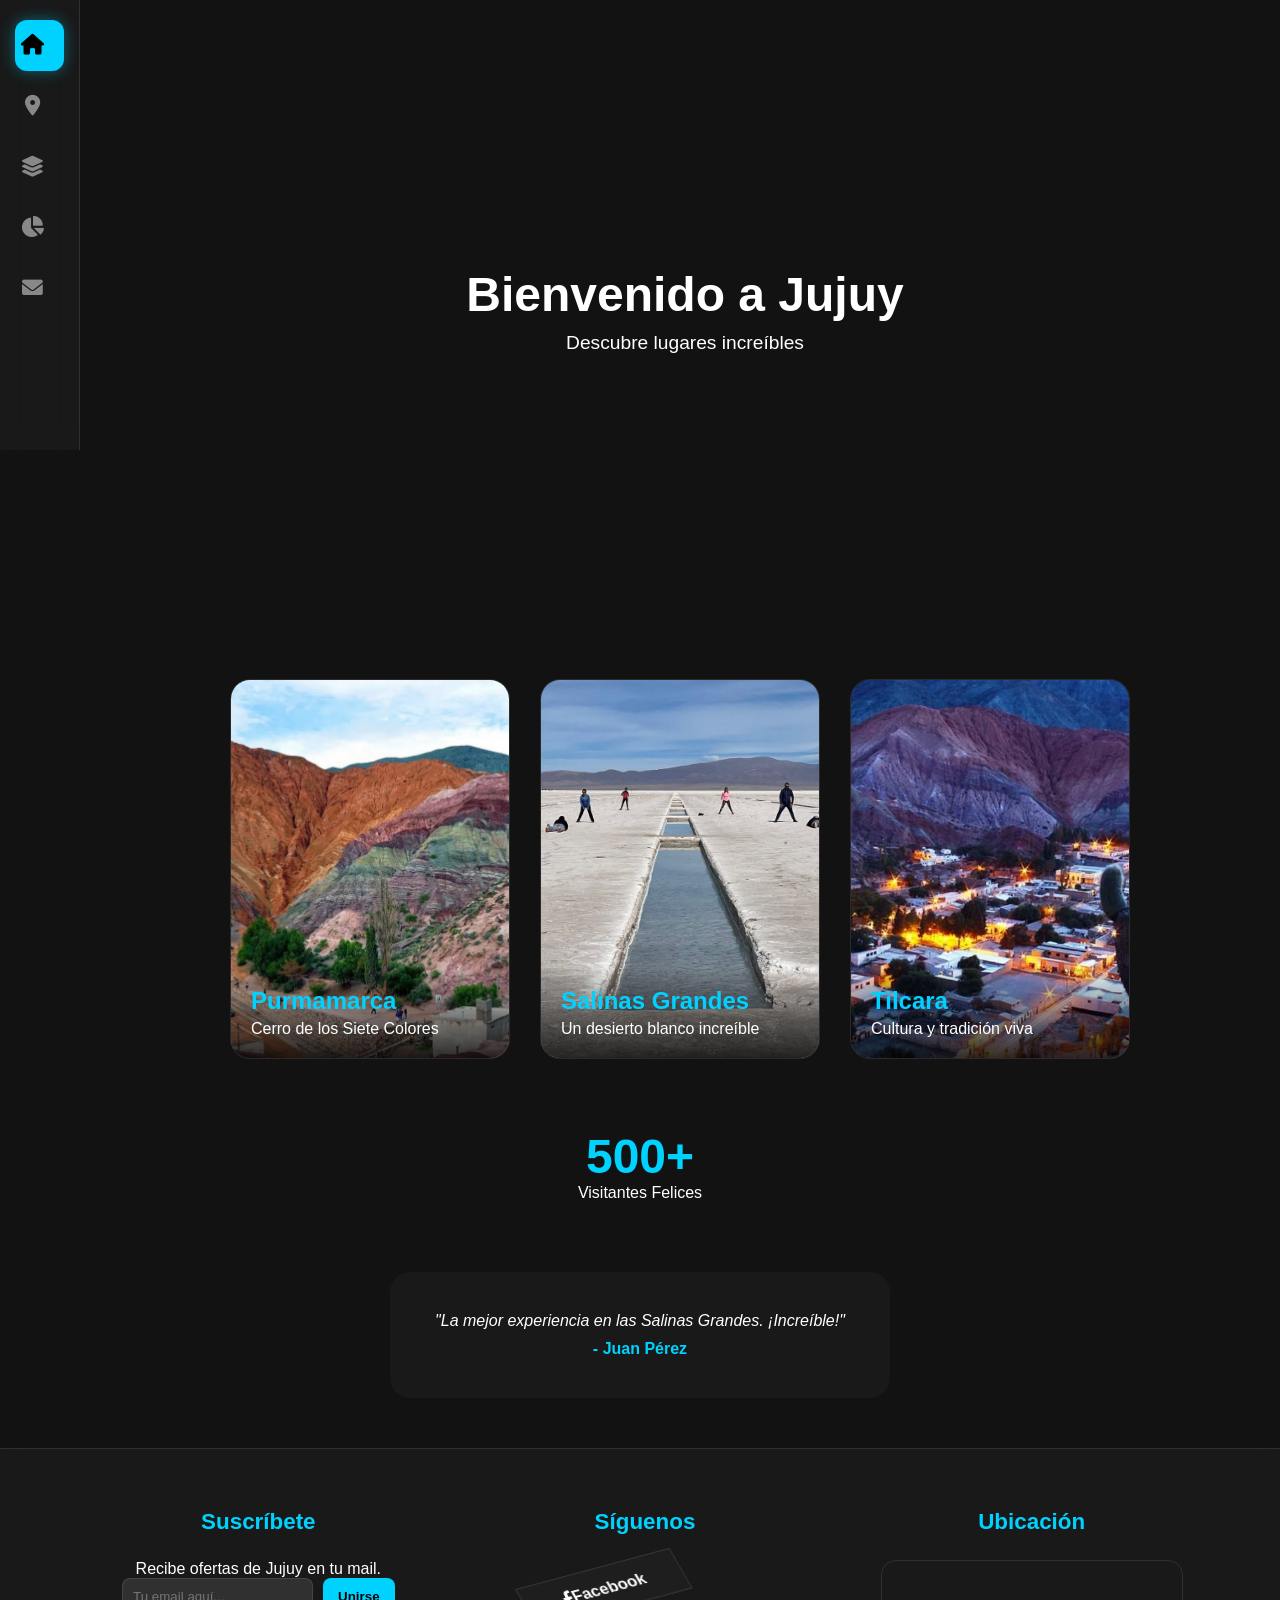
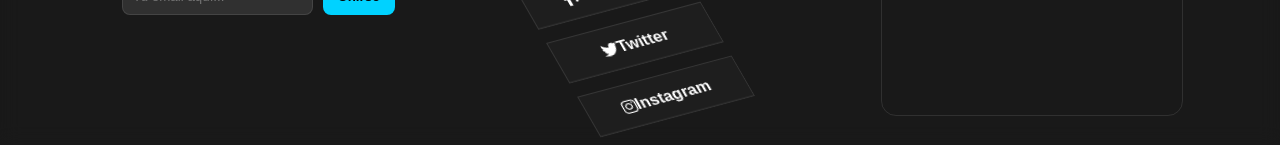
<file: Programacion Web/Index.html>
<!DOCTYPE html>
<html lang="es">
<head>

    <meta charset="UTF-8">
    <meta name="viewport" content="width=device-width, initial-scale=1.0">
    <title>Turismos</title>


    <link href="https://cdnjs.cloudflare.com/ajax/libs/font-awesome/6.0.0/css/all.min.css" rel="stylesheet">

    <link rel="stylesheet" href="Styles/style.css">
</head>
<body>
    
    <nav class="sidebar">
        <ul class="nav-list">
            
        <li class="nav-item">
            <a href="index.html" class="nav-link active">
                <i class="fas fa-home"></i>
                <span>Inicio</span>
            </a>
        </li>

        
        <li class="nav-item">
            <a href="destinos.html" class="nav-link">
                <i class="fas fa-map-marker-alt"></i>
                <span>Destinos</span>
            </a>
        </li>

        <li class="nav-item">
            <a href="agencias.html" class="nav-link">
                <i class="fas fa-layer-group"></i>
                <span>Agencias</span>
            </a>
        </li>

        <li class="nav-item">
            <a href="precios.html" class="nav-link">
                <i class="fas fa-chart-pie"></i>
                <span>Precios</span>
            </a>

        <li class="nav-item">
            <a href="Contacto.html" class="nav-link">
                <i class="fas fa-envelope"></i>
                <span>Contacto</span>
            </a>
        </li>
    </ul>
    </nav>

    <section class="video-box">
        <video autoplay muted loop class="video-fondo">
            <source src="Videos/Paise.mp4" type="video/mp4">
        </video>

        <div class="texto-video">
            <h1>Bienvenido a Jujuy</h1>
            <p>Descubre lugares increíbles</p>
        </div>
    </section>

    <section class="contenedor-destinos">
        
        <div class="card-destino">
            <img src="Imagenes/Purmamarca.jpeg" alt="Purmamarca">
            <div class="info-card">
                <h3>Purmamarca</h3>
                <p>Cerro de los Siete Colores</p>
            </div>
        </div>

        <div class="card-destino">
            <img src="Imagenes/Salinas.jpeg" alt="Salinas Grandes">
            <div class="info-card">
                <h3>Salinas Grandes</h3>
                <p>Un desierto blanco increíble</p>
            </div>
        </div>

        <div class="card-destino">
            <img src="Imagenes/Tilcara.jpeg" alt="Tilcara">
            <div class="info-card">
                <h3>Tilcara</h3>
                <p>Cultura y tradición viva</p>
            </div>
        </div>
    </section>
    <div class="stat-box">
        <span class="pulse-number">500+</span>
        <p>Visitantes Felices</p>
    </div>
    <section class="carrusel-escena">
    <div class="carrusel-cinta">
      
        <div class="testimonio-card">
            <p>"La mejor experiencia en las Salinas Grandes. ¡Increíble!"</p>
            <span>- Juan Pérez</span>
        </div>


        <div class="testimonio-card">
            <p>"Purmamarca me robó el corazón. La web es genial."</p>
            <span>- Ana García</span>
        </div>
       
        <div class="testimonio-card">
            <p>"Excelente atención de las agencias en Tilcara."</p>
            <span>- Carlos Ruiz</span>
        </div>
    </section>
    <footer class="footer-site">
    <div class="footer-container">
        
        
        <div class="footer-section">
            <h3>Suscríbete</h3>
            <p>Recibe ofertas de Jujuy en tu mail.</p>
            <form class="newsletter-form">
                <input type="email" placeholder="Tu email aquí..." required>
                <button type="submit">Unirse</button>
            </form>
        </div>

        <div class="footer-section">
            <h3>Síguenos</h3>
            <ul class="social-3d">
                <li class="facebook">
                    <span></span><span></span><span></span><span></span>
                    <span><i class="fab fa-facebook-f"></i> Facebook</span>
                </li>
                <li class="twitter">
                    <span></span><span></span><span></span><span></span>
                    <span><i class="fab fa-twitter"></i> Twitter</span>
                </li>
                <li class="instagram">
                    <span></span><span></span><span></span><span></span>
                    <span><i class="fab fa-instagram"></i> Instagram</span>
                </li>
            </ul>
        </div>

        <div class="footer-section">
            <h3>Ubicación</h3>
            <div class="map-container">
                <iframe src="https://www.google.com/maps/embed?pb=!1m18!1m12!1m3!1d643.3934427432424!2d-65.29963730064419!3d-24.186355525050494!2m3!1f0!2f0!3f0!3m2!1i1024!2i768!4f13.1!3m3!1m2!1s0x941b0f4313922973%3A0x552c0eaeb6432a0!2sPlaza%20Belgrano!5e0!3m2!1ses-419!2sar!4v1776184793505!5m2!1ses-419!2sar" width="100%" height="150" style="border:0;" allowfullscreen="" loading="lazy"></iframe>
            </div>
        </div>
        
    </div>
    
    <script src="Js/Animacion-Index.js"></script>
</footer>
</body>
</html>
</file>
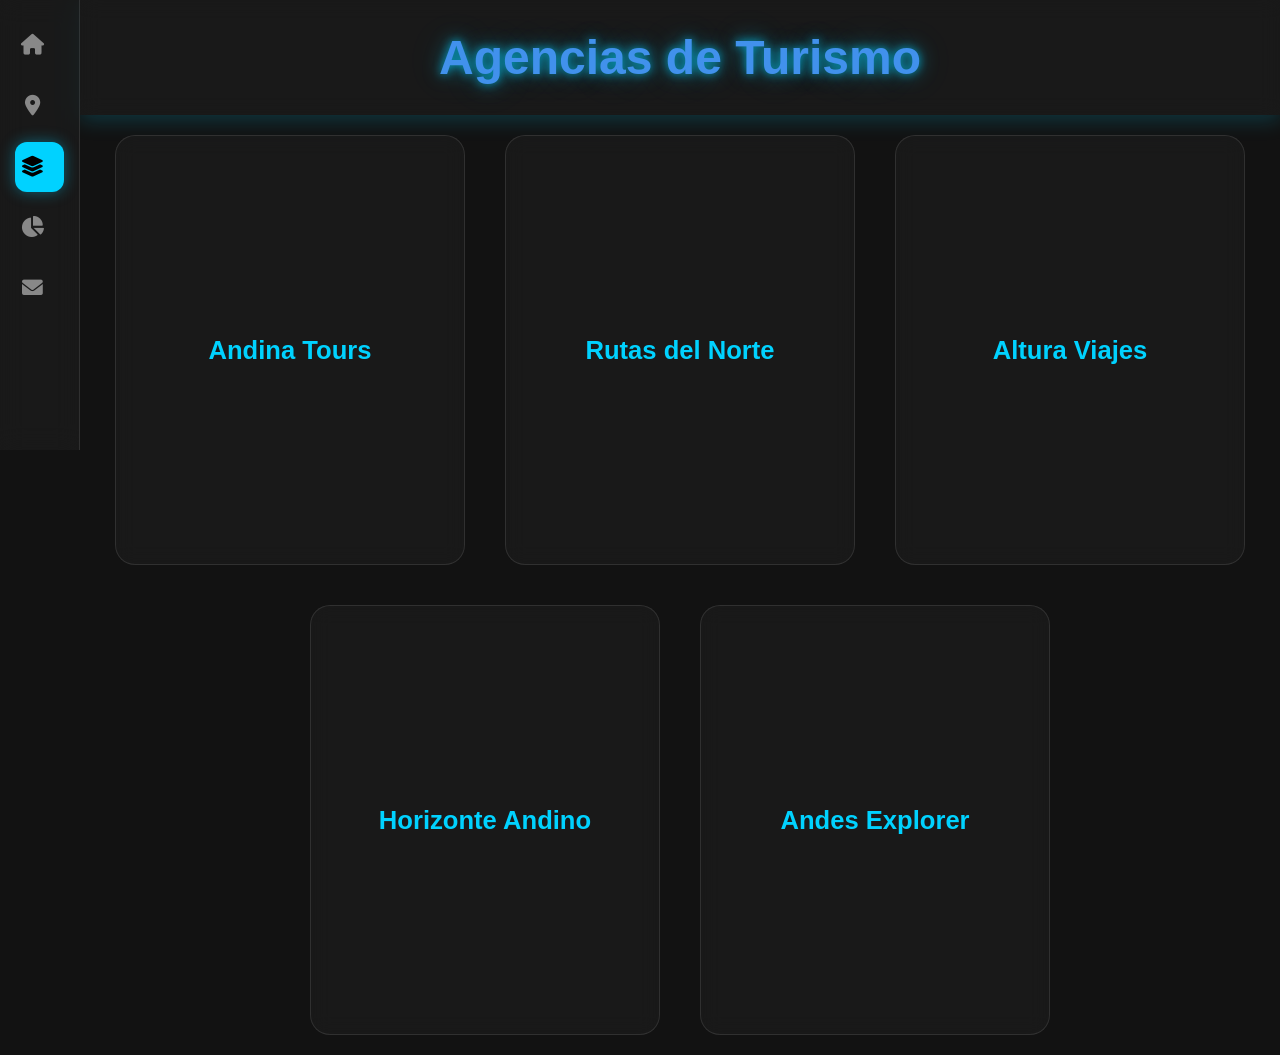
<file: Programacion Web/Agencias.html>
<!DOCTYPE html>
<html lang="es">
<head>
    <meta charset="UTF-8">
    <meta name="viewport" content="width=device-width, initial-scale=1.0">
    <title>Agencias - Turismo Jujuy</title>
    
    
    <link href="https://cdnjs.cloudflare.com/ajax/libs/font-awesome/6.0.0/css/all.min.css" rel="stylesheet">
    
    <!-- Tu archivo CSS personalizado -->
     <link rel="stylesheet" href="Styles/style.css">
    <link rel="stylesheet" href="Styles/Style.agencia.css">
</head>
<body>

    <nav class="sidebar">
        <ul class="nav-list">
            <li class="nav-item">
                <a href="index.html" class="nav-link">
                    <i class="fas fa-home"></i><span>Inicio</span>
                </a>
            </li>
            <li class="nav-item">
                <a href="destinos.html" class="nav-link">
                    <i class="fas fa-map-marker-alt"></i><span>Destinos</span>
                </a>
            </li>
            <li class="nav-item">
                <a href="agencias.html" class="nav-link active">
                    <i class="fas fa-layer-group"></i><span>Agencias</span>
                </a>
            </li>
            <li class="nav-item">
                <a href="precios.html" class="nav-link">
                    <i class="fas fa-chart-pie"></i><span>Precios</span>
                </a>
            </li>
            <li class="nav-item">
            <a href="Contacto.html" class="nav-link">
                <i class="fas fa-envelope"></i>
                <span>Contacto</span>
            </a>
        </li>
        </ul>
    </nav>

    <header class="titulo">
        <h1>Agencias de Turismo</h1>
    </header>

    <section class="agencias">
        
  <div class="card">
    <div class="card-inner">


      <div class="card-front">
        <h3>Andina Tours</h3>
      </div>


      <div class="card-back">
        <p>Paquetes turísticos completos</p>

        <div class="rating">
          <input type="radio" id="star5" name="rating1"><label for="star5">★</label>
          <input type="radio" id="star4" name="rating1"><label for="star4">★</label>
          <input type="radio" id="star3" name="rating1"><label for="star3">★</label>
          <input type="radio" id="star2" name="rating1"><label for="star2">★</label>
          <input type="radio" id="star1" name="rating1"><label for="star1">★</label>
        </div>

        <div class="comentarios">

          <div class="comentario">
            <div class="avatar"></div>
            <p>Una experiencia muy linda, el recorrido estuvo muy bien organizado y los guías explicaban todo con claridad, demostrando mucho conocimiento.</p>
          </div>

          <div class="comentario">
            <div class="avatar"></div>
            <p>La atención del personal fue excelente desde el primer momento. Siempre estuvieron disponibles para responder dudas y brindar ayuda.</p>
          </div>

          <div class="comentario">
            <div class="avatar"></div>
            <p>Me gustó mucho la organización del viaje, se aprovecharon bien los tiempos y nunca se sintió apresurado. Muy recomendable.</p>
          </div>

        </div>

      </div>

    </div>
    </div>

    <div class="card">
    <div class="card-inner">

        <div class="card-front">
        <h3>Rutas del Norte</h3>
        </div>

        <div class="card-back">
        <p>Excursiones y turismo extremo</p>

        <div class="rating">
            <input type="radio" id="star5b" name="rating2"><label for="star5b">★</label>
            <input type="radio" id="star4b" name="rating2"><label for="star4b">★</label>
            <input type="radio" id="star3b" name="rating2"><label for="star3b">★</label>
            <input type="radio" id="star2b" name="rating2"><label for="star2b">★</label>
            <input type="radio" id="star1b" name="rating2"><label for="star1b">★</label>
        </div>

        <div class="comentarios">

        <div class="comentario">
            <div class="avatar"></div>
            <p>La organización fue muy buena, se cumplieron todos los horarios y el personal estuvo siempre atento a cualquier duda.</p>
        </div>

        <div class="comentario">
            <div class="avatar"></div>
            <p>Fue una experiencia diferente y muy divertida, ideal para quienes buscan algo más aventurero.</p>
        </div>

        <div class="comentario">
            <div class="avatar"></div>
            <p>Todo estuvo bien coordinado, aunque agregaría un poco más de tiempo libre en algunas paradas.</p>
        </div>

        </div>

      </div>

    </div>
  </div>

   <div class="card">
  <div class="card-inner">

    <div class="card-front">
      <h3>Altura Viajes</h3>
    </div>

    <div class="card-back">
      <p>Experiencias en altura y paisajes únicos</p>

      <div class="rating">
        <input type="radio" id="star5c" name="rating3"><label for="star5c">★</label>
        <input type="radio" id="star4c" name="rating3"><label for="star4c">★</label>
        <input type="radio" id="star3c" name="rating3"><label for="star3c">★</label>
        <input type="radio" id="star2c" name="rating3"><label for="star2c">★</label>
        <input type="radio" id="star1c" name="rating3"><label for="star1c">★</label>
      </div>

      <div class="comentarios">
        <div class="comentario">
          <div class="avatar"></div>
          <p>Una experiencia increíble, los paisajes son únicos y la organización del viaje fue excelente.</p>
        </div>

        <div class="comentario">
          <div class="avatar"></div>
          <p>Los guías fueron muy atentos y explicaban todo con mucha claridad, se notaba su experiencia.</p>
        </div>
      </div>

    </div>
  </div>
</div>


<div class="card">
  <div class="card-inner">

    <div class="card-front">
      <h3>Horizonte Andino</h3>
    </div>

    <div class="card-back">
      <p>Turismo cultural y recorridos históricos</p>

      <div class="rating">
        <input type="radio" id="star5d" name="rating4"><label for="star5d">★</label>
        <input type="radio" id="star4d" name="rating4"><label for="star4d">★</label>
        <input type="radio" id="star3d" name="rating4"><label for="star3d">★</label>
        <input type="radio" id="star2d" name="rating4"><label for="star2d">★</label>
        <input type="radio" id="star1d" name="rating4"><label for="star1d">★</label>
      </div>

      <div class="comentarios">
        <div class="comentario">
          <div class="avatar"></div>
          <p>Me encantó la experiencia cultural, aprendí mucho sobre la historia del lugar.</p>
        </div>

        <div class="comentario">
          <div class="avatar"></div>
          <p>Todo estuvo muy bien organizado, aunque agregaría un poco más de tiempo en algunos puntos turísticos.</p>
        </div>
      </div>

    </div>
  </div>
</div>


<div class="card">
  <div class="card-inner">

    <div class="card-front">
      <h3>Andes Explorer</h3>
    </div>

    <div class="card-back">
      <p>Excursiones personalizadas y turismo premium</p>

      <div class="rating">
        <input type="radio" id="star5e" name="rating5"><label for="star5e">★</label>
        <input type="radio" id="star4e" name="rating5"><label for="star4e">★</label>
        <input type="radio" id="star3e" name="rating5"><label for="star3e">★</label>
        <input type="radio" id="star2e" name="rating5"><label for="star2e">★</label>
        <input type="radio" id="star1e" name="rating5"><label for="star1e">★</label>
      </div>

      <div class="comentarios">
        <div class="comentario">
          <div class="avatar"></div>
          <p>Servicio muy profesional, cuidaron cada detalle y eso hizo la experiencia mucho más agradable.</p>
        </div>

        <div class="comentario">
          <div class="avatar"></div>
          <p>Ideal para quienes buscan algo más exclusivo, muy buena atención y organización.</p>
        </div>
      </div>

    </div>
  </div>
</div>

    </section>

    <script src="Js/Animacion-Index.js"></script>

</body>
</html>
</file>
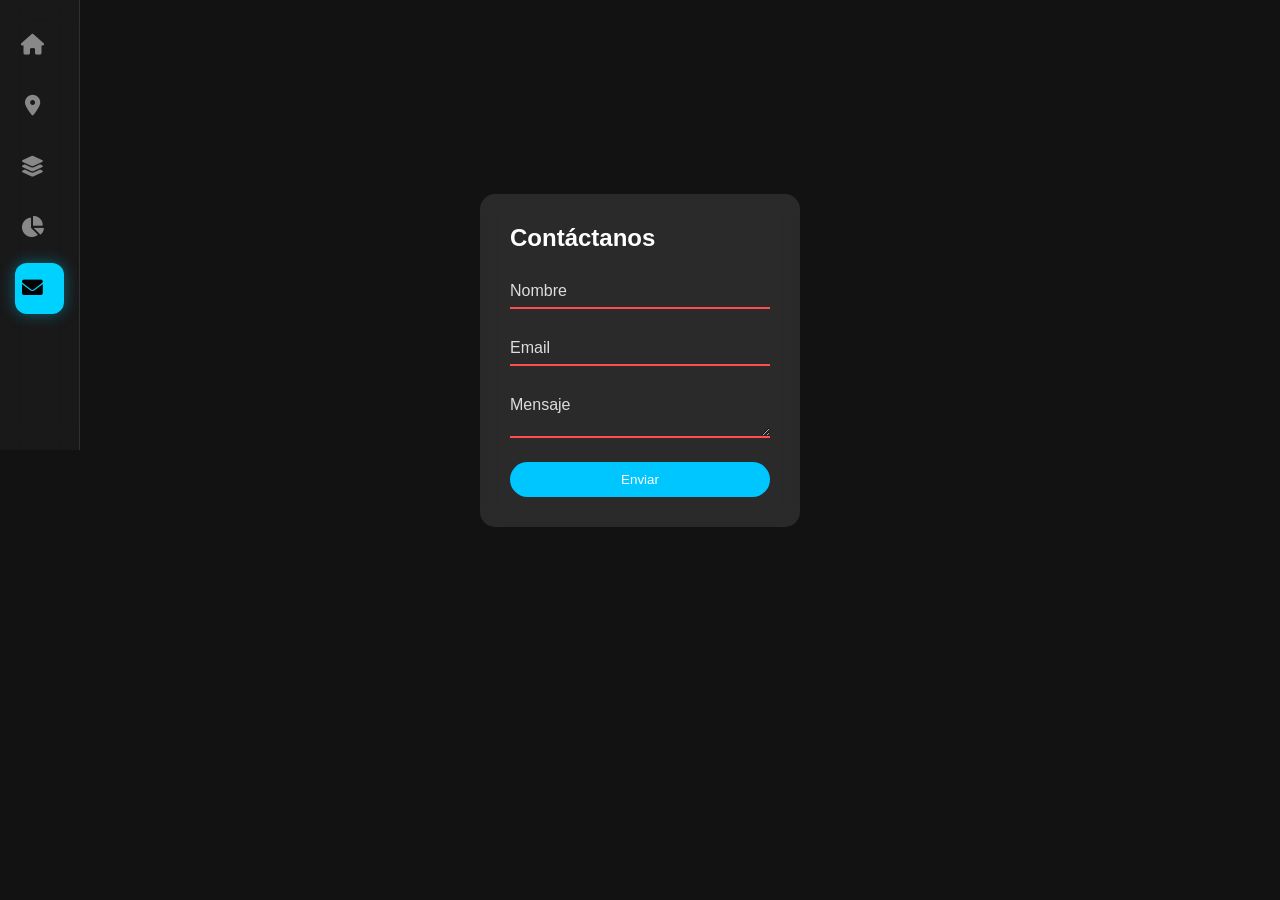
<file: Programacion Web/Contacto.html>
<!DOCTYPE html>
<html lang="es">
<head>
  
    <meta charset="UTF-8">
    <meta name="viewport" content="width=device-width, initial-scale=1.0">
    <title>Turismos</title>

   
    <link href="https://cdnjs.cloudflare.com/ajax/libs/font-awesome/6.0.0/css/all.min.css" rel="stylesheet">

    
    <link rel="stylesheet" href="Styles/style.css">
    <link rel="stylesheet" href="Styles/Style-contacto.css">
</head>
<body>

    <nav class="sidebar">
        <ul class="nav-list">

        <li class="nav-item">
            <a href="index.html" class="nav-link">
                <i class="fas fa-home"></i>
                <span>Inicio</span>
            </a>
        </li>

        <li class="nav-item">
            <a href="destinos.html" class="nav-link">
                <i class="fas fa-map-marker-alt"></i>
                <span>Destinos</span>
            </a>
        </li>

        <li class="nav-item">
            <a href="agencias.html" class="nav-link">
                <i class="fas fa-layer-group"></i>
                <span>Agencias</span>
            </a>
        </li>

        <li class="nav-item">
            <a href="precios.html" class="nav-link">
                <i class="fas fa-chart-pie"></i>
                <span>Precios</span>
            </a>
        </li>

        <!--Contacto-->
        <li class="nav-item">
            <a href="Contacto.html" class="nav-link active">
                <i class="fas fa-envelope"></i>
                <span>Contacto</span>
            </a>
        </li>
    </ul>
    </nav>

    <section class="contacto">

  <form id="formulario" class="form-pro">

    <h2>Contáctanos</h2>

    <div class="input-group">
      <input type="text" required>
      <label>Nombre</label>
    </div>

    <div class="input-group">
      <input type="email" required>
      <label>Email</label>
    </div>

    <div class="input-group">
      <textarea required></textarea>
      <label>Mensaje</label>
    </div>

    <button type="submit">Enviar</button>

    <div class="spinner"></div>

  </form>

</section>


<div class="modal" id="modal">
  <div class="modal-content">
    <p>Mensaje enviado correctamente ✔</p>
    <button onclick="cerrarModal()">Cerrar</button>
  </div>
</div>

<script>
  const form = document.getElementById("formulario");
  const modal = document.getElementById("modal");

  form.addEventListener("submit", function(e) {
    e.preventDefault();

    document.querySelector(".spinner").style.display = "block";

    setTimeout(() => {
      document.querySelector(".spinner").style.display = "none";
      modal.style.display = "flex";
    }, 2000);
  });

  function cerrarModal() {
    modal.style.display = "none";
  }
</script>

</body>
</html>
</file>
<file: Programacion Web/Styles/style.css>
:root {
    --bg-body: #121212;
    --glass-bg: rgba(30, 30, 30, 0.6);
    --glass-border: rgba(255, 255, 255, 0.1);
    --primary: #00d2ff;
    --text-muted: #888;
}

* {
    margin: 0;
    padding: 0;
    box-sizing: border-box;
    font-family: 'Segoe UI', sans-serif;
}

body {
    background-color: var(--bg-body);
    color: #fff;
    min-height: 100vh;
    overflow-x: hidden;
}

.sidebar {
    position: fixed;
    left: 0;
    top: 0;
    height: 50vh;
    width: 80px;
    background: var(--glass-bg);
    backdrop-filter: blur(12px);
    border-right: 1px solid var(--glass-border);
    padding: 20px 0;
    transition: width 0.4s cubic-bezier(0.25, 0.8, 0.25, 1);
    overflow: hidden;
    z-index: 1000;
}

.sidebar:hover {
    width: 280px;
}

.nav-list {
    list-style: none;
    display: flex;
    flex-direction: column;
    gap: 10px;
}

.nav-item {
    padding: 0 15px;
}

.nav-link {
    text-decoration: none; 
    display: flex;
    align-items: center;
    justify-content: flex-start;
    padding: 15px 0;
    border-radius: 12px;
    color: var(--text-muted);
    transition: all 0.3s ease;
}

.nav-link i {
    font-size: 1.3rem;
    min-width: 35px;
    text-align: center;
}

.nav-link span {
    opacity: 0;
    transform: translateX(-10px);
    transition: all 0.3s;
}

.sidebar:hover .nav-link span {
    opacity: 1;
    transform: translateX(0);
}

.nav-link:hover {
    background: rgba(0, 210, 255, 0.1);
    color: var(--primary);
}

.nav-link.active {
    background: var(--primary);
    color: #000;
    box-shadow: 0 0 15px rgba(0, 210, 255, 0.4);
}

.nav-link.active i {
    color: #000000;
}

.video-box {
    position: relative;
    width: calc(100%-100px);
    height: 600; /* cambia alto */
    margin: 10px auto 20px 90px; 
    border-radius: 20px;
    overflow: hidden;
}

.video-fondo {
    width: 100%;
    height: 100%;
    object-fit: cover;
}

.texto-video {
    position: absolute;
    top: 50%;
    left: 50%;
    transform: translate(-50%, -50%);
    text-align: center;
}

.texto-video h1 {
    font-size: 3rem;
    animation: move 5s linear infinite;
}

.texto-video p {
    font-size: 1.2rem;
    margin-top: 10px;
    animation: wave 1.2s infinite;
}

@keyframes subir {
    from {
        opacity: 0;
        transform: translateY(30px);
    }
    to {
        opacity: 1;
        transform: translateY(0);
    }
}
@keyframes move {
    0%, 100% {
        transform: translateX(0);
        color: rgb(2, 248, 105);
    }
    50% {
        transform: translateX(20px);
        color: rgb(255, 9, 255);      
        text-shadow: 0 0 5px rgb(255, 255, 255);
    }
}

.contenedor-destinos {
    display: flex;
    justify-content: center;
    flex-wrap: wrap;
    gap: 30px;
    padding: 50px 20px;
    margin-left: 80px; 
}

.card-destino {
    position: relative;
    width: 280px;
    height: 380px;
    border-radius: 20px;
    overflow: hidden;
    cursor: pointer;
    border: 1px solid var(--glass-border);
    transition: transform 0.4s ease, box-shadow 0.4s ease;
}

.card-destino img {
    width: 100%;
    height: 100%;
    object-fit: cover;
    transition: transform 0.6s ease;
}

.card-destino:hover {
    transform: translateY(-15px);
    box-shadow: 0 15px 30px rgba(0, 210, 255, 0.3);
}

.card-destino:hover img {
    transform: scale(1.1);
}

.info-card {
    position: absolute;
    bottom: 0;
    left: 0;
    width: 100%;
    padding: 20px;
    background: linear-gradient(transparent, rgba(0,0,0,0.8));
    color: white;
}

.info-card h3 {
    font-size: 1.5rem;
    color: var(--primary);
    margin-bottom: 5px;
}
.contador-container {
    display: flex;
    align-items: center;
    justify-content: center;
    font-size: 2.5rem;
    font-weight: bold;
    color: var(--primary);
    overflow: hidden;
    height: 50px;  
}

.stat-box {
    text-align: center;
    padding: 20px;
}

.pulse-number {
    font-size: 3rem;
    font-weight: bold;
    color: var(--primary);
    display: block;
    
    animation: neonPulse 2s infinite ease-in-out;
}

@keyframes neonPulse {
    0%, 100% {
        text-shadow: 0 0 10px rgba(0, 210, 255, 0.7),
                     0 0 20px rgba(0, 210, 255, 0.5),
                     0 0 30px rgba(0, 210, 255, 0.3);
        transform: scale(1);
    }
    50% {
        text-shadow: 0 0 20px rgba(0, 210, 255, 0.9),
                     0 0 40px rgba(0, 210, 255, 0.7),
                     0 0 60px rgba(0, 210, 255, 0.5);
        transform: scale(1.1);
        color: #fff;
    }
}
.carrusel-escena {
    width: 100%;
    max-width: 500px; 
    margin: 50px auto;
    overflow: hidden;
    border-radius: 20px;
    background: var(--glass-bg); 
}

.carrusel-cinta {
    display: flex;
    width: 300%;
    animation: deslizar 15s infinite;
}

.testimonio-card {
    width: 100%;          
    padding: 40px;
    text-align: center;
    box-sizing: border-box;
}

@keyframes deslizar {
    
    0%, 30% { transform: translateX(0); }

    33%, 63% { transform: translateX(-33.33%); }

    66%, 96% { transform: translateX(-66.66%); }

    100% { transform: translateX(0); }
}

.testimonio-card p {
    font-style: italic; 
    color: #fff;
}
.testimonio-card span {
    display: block;
    margin-top: 10px;
    color: var(--primary);
    font-weight: bold; 
}

.footer-site {
    background: var(--glass-bg);
    backdrop-filter: blur(10px);
    border-top: 1px solid var(--glass-border);
    padding: 60px 40px 20px 50px;
    margin-top: 50px;
    color: #fff;
}

.footer-container {
    display: flex;
    justify-content: center;
    flex-wrap: wrap;
    gap: 60px;             
    max-width: 1100px;      
    margin: 0 auto;
}

.footer-section {
    flex: 1;
    min-width: 250px;
    display: flex;
    flex-direction: column;
    align-items: center;   
    text-align: center;    
}

.footer-section h3 {
    color: var(--primary);
    margin-bottom: 25px;
    font-size: 1.4rem;
}

.social-3d {
    margin-left: -20px;
    display: flex;
    flex-direction: column;
    gap: 15px;
    padding: 0;
    transform: rotate(-15deg) skew(15deg);
    transform-style: preserve-3d;
}

.social-3d li {
    position: relative;
    list-style: none;
    width: 160px;
    height: 45px;
    transition: 0.5s;
    cursor: pointer;
}

.social-3d li span {
    position: absolute;
    top: 0; left: 0;
    width: 100%; height: 100%;
    display: flex;
    align-items: center;
    justify-content: center;
    background: #1e1e1e;
    color: #fff;
    font-weight: bold;
    border: 1px solid var(--glass-border);
    transition: 0.5s;
}

.social-3d li:hover span:nth-child(5) { transform: translate(20px, -20px); opacity: 1; z-index: 10; }
.social-3d li:hover span:nth-child(4) { transform: translate(15px, -15px); opacity: 0.8; }
.social-3d li:hover span:nth-child(3) { transform: translate(10px, -10px); opacity: 0.6; }
.social-3d li:hover span:nth-child(2) { transform: translate(5px, -5px); opacity: 0.4; }
.social-3d li:hover span:nth-child(1) { transform: translate(0, 0); opacity: 0.2; }

.social-3d li.facebook:hover span { background: #3b5998; }
.social-3d li.twitter:hover span { background: #1da1f2; }
.social-3d li.instagram:hover span { background: #e1306c; }

.map-container {
    border-radius: 15px;
    overflow: hidden;
    border: 1px solid var(--glass-border);
}

.newsletter-form {
    display: flex;
    gap: 10px;
}

.newsletter-form input {
    padding: 10px;
    border-radius: 8px;
    border: 1px solid var(--glass-border);
    background: rgba(255, 255, 255, 0.1);
    color: #fff;
    width: 100%;
}

.newsletter-form button {
    padding: 10px 15px;
    background: var(--primary);
    border: none;
    border-radius: 8px;
    color: #000;
    font-weight: bold;
    cursor: pointer;
}
</file>
<file: Programacion Web/Styles/Style.agencia.css>
.titulo{
    font-size: 1.5rem;
    text-align: center;
    color: rgb(65, 145, 236);
     text-shadow: 0 0 10px rgba(0, 210, 255, 0.7), 
                 0 0 20px rgba(0, 210, 255, 0.4), 
                 0 0 40px rgba(0, 210, 255, 0.2);
    
    animation: brilloHeader 3s infinite alternate;
}
header {
    width: calc(100% - 80px);
    margin-left: 80px;
    padding: 30px;
    background: var(--glass-bg);
    backdrop-filter: blur(10px);
    box-shadow: 0 5px 20px rgba(0, 210, 255, 0.2);
}
@keyframes brilloHeader {
    from {
        text-shadow: 0 0 10px rgba(0, 210, 255, 0.7), 0 0 20px rgba(0, 210, 255, 0.2);
    }
    to {
        text-shadow: 0 0 20px rgba(21, 208, 152, 0.9), 0 0 40px rgba(0, 210, 255, 0.6);
    }
}

.agencias {
    display: flex;
    justify-content: center;
    gap: 40px;
    padding: 20px;
    flex-wrap: wrap;
    margin-left: 80px;
}

.card {
    width: 350px;
    height: 430px;
    perspective: 1000px;
}

.card-inner {
    width: 100%;
    height: 100%;
    position: relative;
    transition: transform 0.8s;
    transform-style: preserve-3d;
}

.card:hover .card-inner { transform: rotateY(180deg); }

.card-front, .card-back {
    position: absolute;
    width: 100%;
    height: 100%;
    backface-visibility: hidden;
    border-radius: 20px;
    border: 1px solid var(--glass-border);
    display: flex;
    flex-direction: column;
    align-items: center;
    padding: 20px;
}

.card-front {
    background: var(--glass-bg);
    backdrop-filter: blur(10px);
    justify-content: center;
    color: #fff;
}

.card-front h3 { color: var(--primary); font-size: 1.6rem; }

.card-back {
    background: #1a1a1a;
    transform: rotateY(180deg);
    text-align: center;
}

.rating { direction: rtl; display: flex; margin: 15px 0; }
.rating input { display: none; }
.rating label { font-size: 25px; color: #444; cursor: pointer; transition: 0.3s; }
.rating label:hover, .rating label:hover ~ label, .rating input:checked ~ label {
    color: yellow;
    text-shadow: 0 0 10px var(--primary);
}

.comentarios {
    width: 100%; margin-top: 15px;
}
.comentario {
    display: flex;
    align-items: center;
    gap: 15px;
    background: rgba(255, 255, 255, 0.05);
    padding: 10px;
    border-radius: 12px;
    margin-bottom: 10px;
}

.avatar {
    width: 50px; 
    height: 30px;
    background: var(--primary);
    border-radius: 50%;
}

.comentario p { font-size: 0.85rem; color: #ddd; }
</file>
<file: Programacion Web/Styles/Style-contacto.css>
footer {
  text-align: center;
  padding: 10px;
  background: #111;
  color: white;
}

.contacto {
  display: flex;
  justify-content: center;
  align-items: center;
  min-height: 80vh;
}

.form-pro {
  background: rgba(255, 255, 255, 0.1);
  padding: 30px;
  border-radius: 15px;
  backdrop-filter: blur(10px);
  width: 320px;
  display: flex;
  flex-direction: column;
  gap: 20px;
  color: white;
}

.input-group {
  position: relative;
}

.input-group input,
.input-group textarea {
  width: 100%;
  padding: 10px;
  border: none;
  border-bottom: 2px solid white;
  background: transparent;
  color: white;
  outline: none;
}

.input-group label {
  position: absolute;
  top: 10px;
  left: 0;
  color: #ddd;
  transition: 0.3s;
}

.input-group input:focus + label,
.input-group input:valid + label,
.input-group textarea:focus + label,
.input-group textarea:valid + label {
  top: -10px;
  font-size: 12px;
  color: #fff;
}

input:valid, textarea:valid {
  border-bottom: 2px solid #00ffae;
}

input:invalid, textarea:invalid {
  border-bottom: 2px solid #ff4d4d;
}

button {
  padding: 10px;
  border: none;
  background: #00c6ff;
  color: white;
  border-radius: 25px;
  cursor: pointer;
  transition: 0.3s;
}

button:hover {
  background: #0072ff;
  transform: scale(1.05);
}

.spinner {
  width: 40px;
  height: 40px;
  border: 4px solid transparent;
  border-top: 4px solid white;
  border-radius: 50%;
  animation: girar 1s linear infinite;
  display: none;
  margin: auto;
}

@keyframes girar {
  to {
    transform: rotate(360deg);
  }
}

.modal {
  position: fixed;
  top: 0;
  left: 0;
  width: 100%;
  height: 100%;
  background: rgba(0,0,0,0.7);
  display: none;
  justify-content: center;
  align-items: center;
}

.modal-content {
  background: rgb(5, 5, 5);
  padding: 30px;
  border-radius: 10px;
  text-align: center;
  animation: aparecer 0.5s ease;
  box-shadow: 5px 15px 20px rgba(222, 15, 91, 0.57);
}
}

@keyframes aparecer {
  from {
    transform: scale(0.5);
    opacity: 0;
  }
}
</file>
